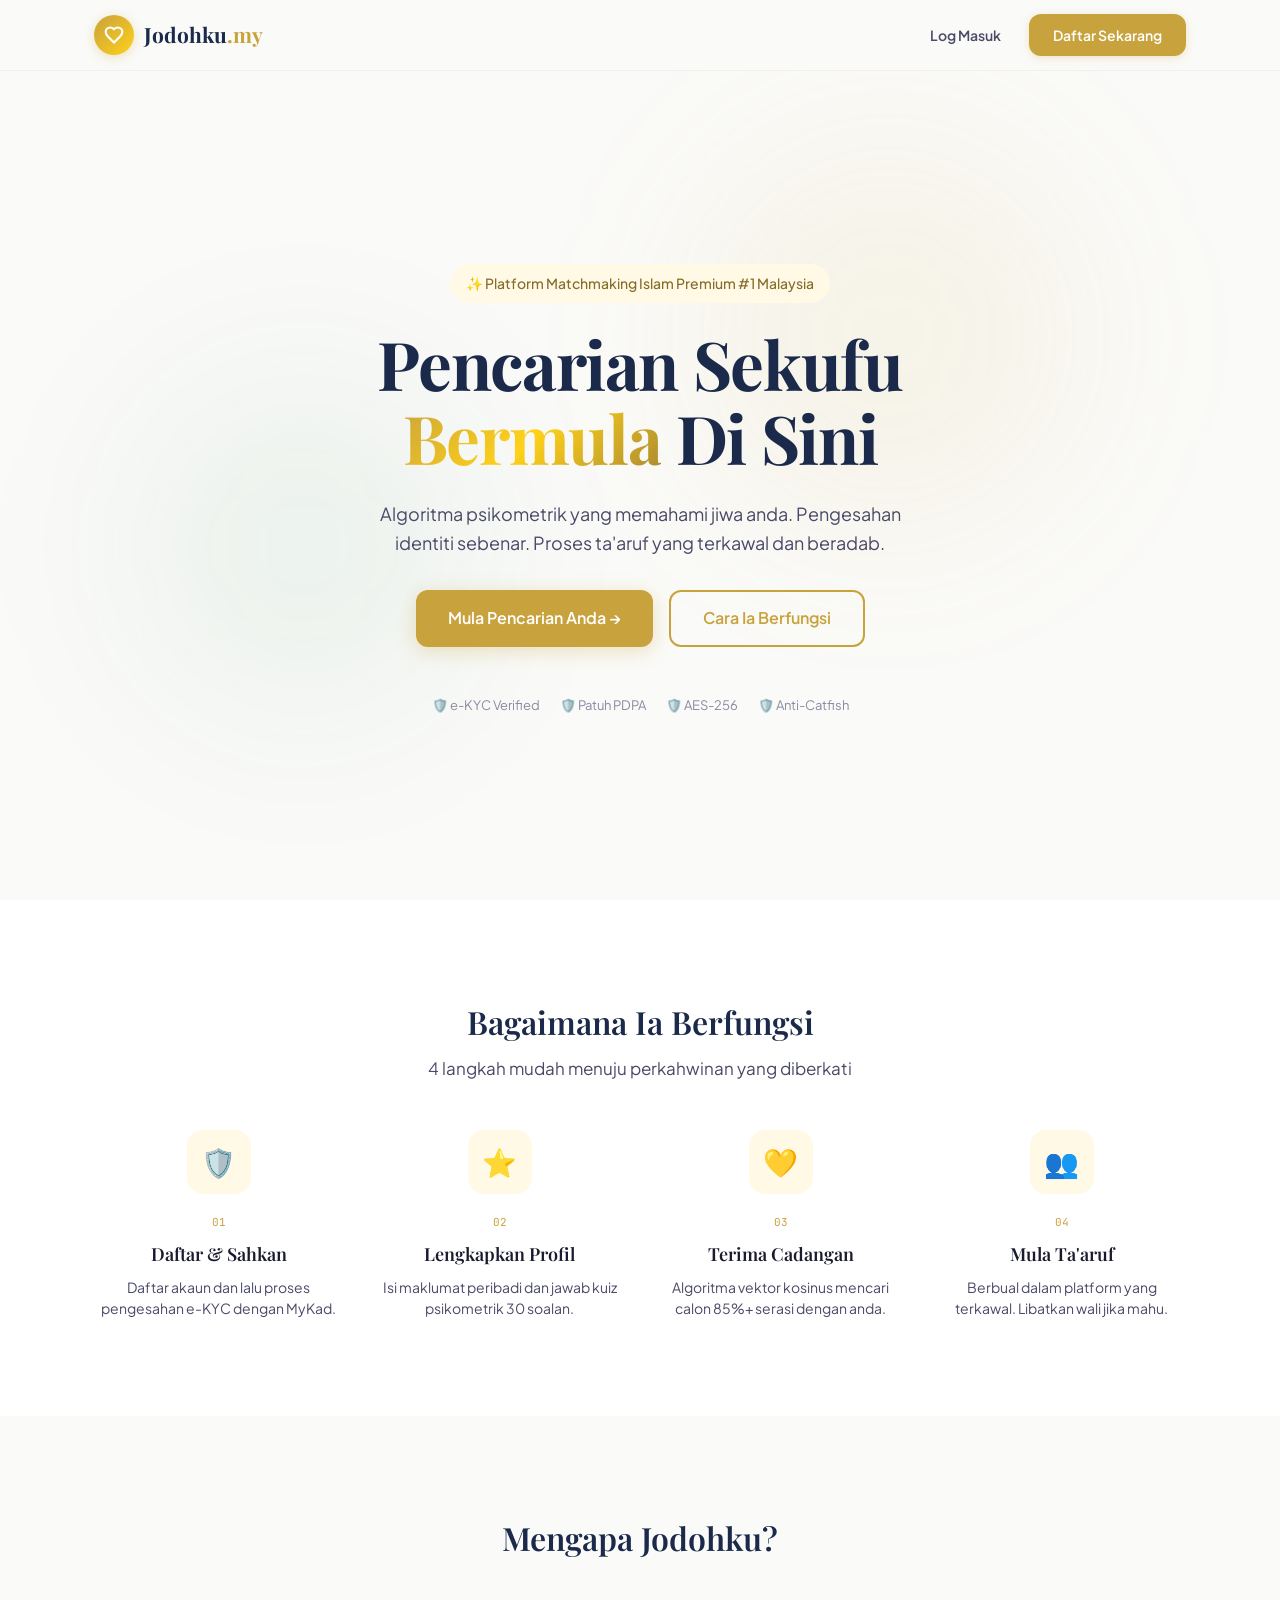
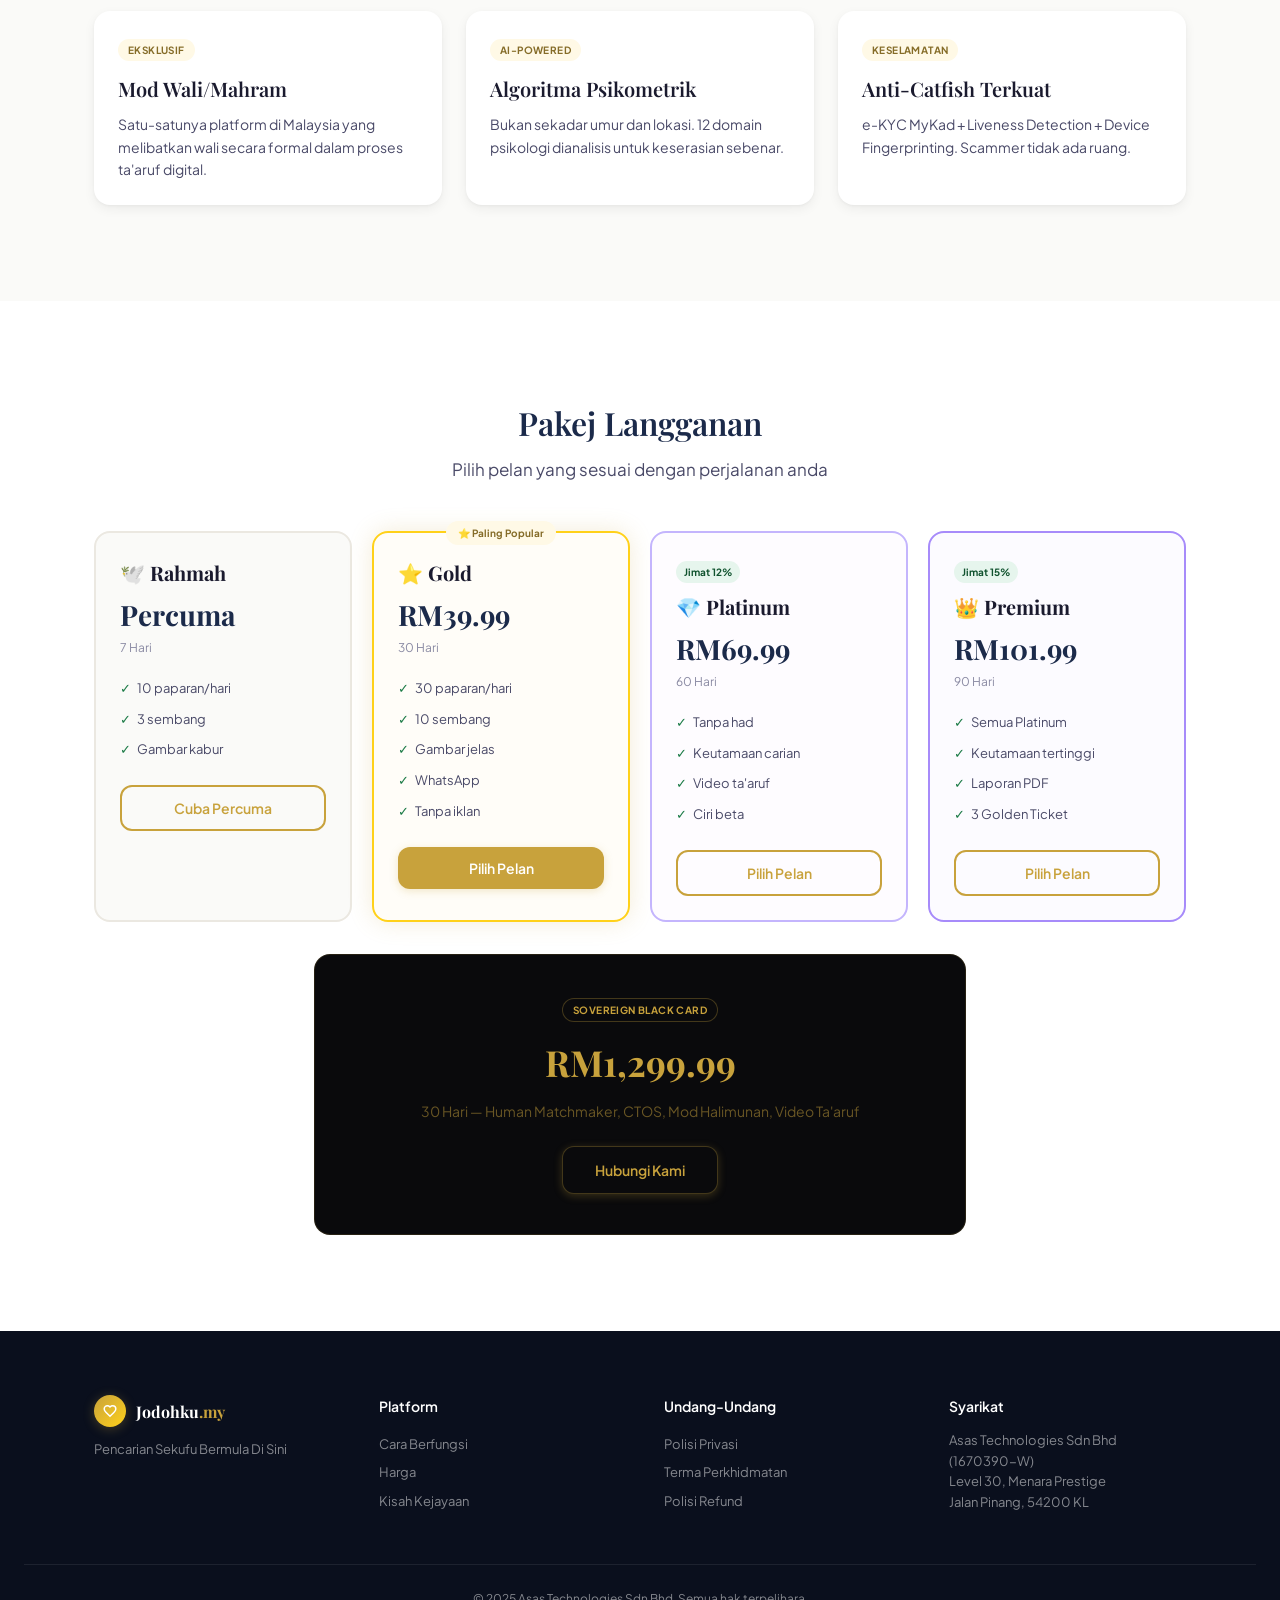
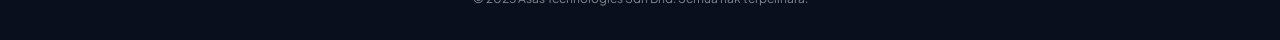
<file: jodohku-connected.html>
<!DOCTYPE html>
<html lang="ms">
<head>
<meta charset="UTF-8">
<meta name="viewport" content="width=device-width, initial-scale=1.0">
<title>Jodohku.my — Pencarian Sekufu Bermula Di Sini</title>
<link rel="preconnect" href="https://fonts.googleapis.com">
<link rel="preconnect" href="https://fonts.gstatic.com" crossorigin>
<link href="https://fonts.googleapis.com/css2?family=Playfair+Display:wght@400;500;600;700&family=Plus+Jakarta+Sans:wght@300;400;500;600;700&family=JetBrains+Mono:wght@400;500;600&display=swap" rel="stylesheet">
<style>
*,*::before,*::after{box-sizing:border-box;margin:0;padding:0}
:root{
--g50:#FFF9E6;--g100:#FFF0B3;--g200:#FFE680;--g400:#FFD11A;--g5:#C8A23C;--g6:#A68732;--g7:#856C28;--g8:#63511E;
--n5:#1B2A4A;--n7:#131D35;--n9:#0A0F1D;
--e4:#26AD62;--e5:#1A7A45;--e7:#10522E;
--s0:#FAFAF8;--s1:#F5F3EF;--s2:#EBE8E1;--s8:#1A1A1F;--s9:#111114;--s95:#0A0A0C;
--ip:#1A1A2E;--is:#4A4A68;--im:#8A8AA3;
--r:16px;--rs:10px;--rb:12px;
--fd:'Playfair Display',Georgia,serif;--fb:'Plus Jakarta Sans',system-ui,sans-serif;--fm:'JetBrains Mono',monospace;
--sh:0 1px 3px rgba(0,0,0,.04),0 4px 12px rgba(0,0,0,.06);
--sh2:0 4px 16px rgba(0,0,0,.08),0 16px 48px rgba(0,0,0,.12);
--ez:cubic-bezier(.16,1,.3,1);
}
html{scroll-behavior:smooth}
body{font-family:var(--fb);color:var(--ip);background:var(--s0);-webkit-font-smoothing:antialiased;line-height:1.6;overflow-x:hidden}
::selection{background:rgba(200,162,60,.2)}
::-webkit-scrollbar{width:6px}::-webkit-scrollbar-thumb{background:rgba(138,138,163,.3);border-radius:3px}
a{text-decoration:none;color:inherit}img{max-width:100%;display:block}
button{cursor:pointer;font-family:var(--fb)}

/* === PAGES === */
.pg{display:none;min-height:100vh;animation:pgIn .35s var(--ez)}
.pg.on{display:block}
@keyframes pgIn{from{opacity:0;transform:translateY(8px)}to{opacity:1;transform:translateY(0)}}

/* === SHARED === */
.container{max-width:1140px;margin:0 auto;padding:0 24px}
.btn{display:inline-flex;align-items:center;justify-content:center;gap:8px;padding:12px 24px;border-radius:var(--rb);font-weight:600;font-size:14px;border:none;transition:all .3s var(--ez);line-height:1.3}
.bp{background:var(--g5);color:#fff;box-shadow:0 2px 8px rgba(200,162,60,.25)}.bp:hover{background:var(--g6);transform:translateY(-2px);box-shadow:0 4px 16px rgba(200,162,60,.35)}
.bs{background:0 0;color:var(--g5);border:2px solid var(--g5)}.bs:hover{background:var(--g5);color:#fff}
.bg{background:0 0;color:var(--is);padding:8px 16px;border:none}.bg:hover{background:var(--s2);color:var(--ip)}
.card{background:#fff;border-radius:var(--r);padding:24px;box-shadow:var(--sh);transition:all .3s var(--ez)}
.card:hover{box-shadow:var(--sh2)}
.inp{width:100%;padding:12px 16px;background:var(--s1);border:1.5px solid transparent;border-radius:var(--rs);font-family:var(--fb);font-size:16px;color:var(--ip);outline:0;transition:all .2s}
.inp::placeholder{color:var(--im)}.inp:focus{background:#fff;border-color:var(--g5);box-shadow:0 0 0 3px rgba(200,162,60,.12)}
.lbl{display:block;font-size:14px;font-weight:500;color:var(--is);margin-bottom:6px}
.progress{height:6px;background:var(--s2);border-radius:3px;overflow:hidden}
.progress-fill{height:100%;border-radius:3px;background:linear-gradient(90deg,var(--g5),var(--g400));transition:width .7s var(--ez)}
.badge{display:inline-flex;align-items:center;gap:4px;padding:3px 10px;border-radius:20px;font-size:10px;font-weight:700;text-transform:uppercase;letter-spacing:.04em}
.b-rah{background:#F3F4F6;color:#6B7280}.b-gld{background:var(--g50);color:var(--g7)}.b-plt{background:#F3E8FF;color:#7C3AED}.b-prm{background:#EDE9FE;color:#6D28D9}.b-sov{background:var(--s95);color:var(--g5);border:1px solid rgba(200,162,60,.3)}.b-ver{background:#E6F5ED;color:var(--e7)}
.dot{width:10px;height:10px;background:var(--e4);border-radius:50%;border:2px solid #fff;display:inline-block}
.tg{background:linear-gradient(135deg,#C8A23C,#FFD11A,#A68732);-webkit-background-clip:text;-webkit-text-fill-color:transparent}
@keyframes fadeUp{from{opacity:0;transform:translateY(24px)}to{opacity:1;transform:translateY(0)}}
.afu{opacity:0;transform:translateY(20px)}
.pg.on .afu{animation:fadeUp .55s var(--ez) both}
.d1{animation-delay:.1s}.d2{animation-delay:.2s}.d3{animation-delay:.3s}.d4{animation-delay:.4s}.d5{animation-delay:.5s}

/* === NAV === */
.topnav{position:fixed;top:0;left:0;right:0;z-index:50;background:rgba(250,250,248,.75);backdrop-filter:blur(20px) saturate(1.5);border-bottom:1px solid rgba(235,232,225,.6)}
.topnav-in{max-width:1140px;margin:0 auto;padding:14px 24px;display:flex;align-items:center;justify-content:space-between}
.logo{display:flex;align-items:center;gap:10px;cursor:pointer}
.logo-ic{width:40px;height:40px;border-radius:50%;background:linear-gradient(135deg,var(--g5),var(--g400));display:flex;align-items:center;justify-content:center;box-shadow:0 2px 12px rgba(200,162,60,.3)}
.logo-tx{font-family:var(--fd);font-weight:700;font-size:21px;color:var(--n5)}.logo-tx b{color:var(--g5)}

/* === HERO === */
.hero{min-height:100vh;display:flex;align-items:center;justify-content:center;padding-top:80px;position:relative;overflow:hidden}
.hero .glow1{position:absolute;top:15%;right:15%;width:400px;height:400px;background:rgba(200,162,60,.08);border-radius:50%;filter:blur(80px)}
.hero .glow2{position:absolute;bottom:20%;left:10%;width:350px;height:350px;background:rgba(26,122,69,.06);border-radius:50%;filter:blur(80px)}
.hero-c{position:relative;z-index:1;max-width:700px;text-align:center;padding:0 24px}
.hero-chip{display:inline-flex;align-items:center;gap:8px;background:var(--g50);color:var(--g7);padding:8px 16px;border-radius:20px;font-size:14px;font-weight:500}
.hero h1{font-family:var(--fd);font-weight:700;font-size:clamp(2.4rem,6vw,4.2rem);line-height:1.1;color:var(--n5);letter-spacing:-.02em}
.hero p{font-size:18px;color:var(--is);line-height:1.65;max-width:550px;margin:0 auto}
.trust{display:flex;flex-wrap:wrap;gap:20px;justify-content:center;color:var(--im);font-size:13px}

/* === SECTION COMMON === */
.sec-t{font-family:var(--fd);font-weight:600;font-size:32px;color:var(--n5)}
.sec-st{font-size:17px;color:var(--is);margin-top:8px}

/* === SIDEBAR === */
.shell{display:flex;min-height:100vh}
.side{width:260px;background:#fff;border-right:1px solid var(--s2);display:flex;flex-direction:column;position:fixed;top:0;bottom:0;z-index:30}
.side-hd{padding:16px 20px;border-bottom:1px solid var(--s2)}
.side-user{padding:12px 20px;border-bottom:1px solid var(--s2)}
.side-av{width:38px;height:38px;border-radius:50%;background:#E8ECF4;display:flex;align-items:center;justify-content:center;font-family:var(--fm);font-size:11px;font-weight:700;color:var(--n5)}
.side-nav{flex:1;padding:8px;overflow-y:auto}
.nav-i{display:flex;align-items:center;gap:10px;padding:10px 12px;border-radius:var(--rb);font-size:14px;font-weight:500;color:var(--is);cursor:pointer;transition:all .2s;margin-bottom:2px}
.nav-i:hover{background:var(--s1);color:var(--ip)}.nav-i.on{background:rgba(200,162,60,.08);color:var(--g7)}
.nav-i .nb{margin-left:auto;background:#EF4444;color:#fff;font-size:9px;font-weight:700;width:18px;height:18px;border-radius:50%;display:flex;align-items:center;justify-content:center}
.side-bt{padding:8px;border-top:1px solid var(--s2)}
.main{flex:1;margin-left:260px}
.topbar{position:sticky;top:0;z-index:20;background:rgba(250,250,248,.8);backdrop-filter:blur(20px);border-bottom:1px solid var(--s2);padding:10px 32px;display:flex;justify-content:flex-end;align-items:center}
.nb-btn{position:relative;width:36px;height:36px;border-radius:var(--rb);border:none;background:0 0;cursor:pointer;display:flex;align-items:center;justify-content:center;font-size:18px}
.nb-btn:hover{background:var(--s1)}
.nb-dot{position:absolute;top:6px;right:6px;width:7px;height:7px;background:#EF4444;border-radius:50%}
.pgc{padding:32px}
.pgc.no-pad{padding:0;overflow:hidden}

/* === PROFILE CARD (GALLERY) === */
.pcard{background:#fff;border-radius:var(--r);overflow:hidden;box-shadow:var(--sh);margin-bottom:24px;transition:all .5s var(--ez)}
.pcard:hover{box-shadow:var(--sh2);transform:translateY(-3px)}
.pcard-ph{position:relative;height:360px;overflow:hidden}
.pcard-ph-inner{width:100%;height:100%;display:flex;align-items:center;justify-content:center;flex-direction:column;gap:8px}
.pcard-ph .wm{position:absolute;inset:0;pointer-events:none;background:repeating-linear-gradient(-45deg,transparent,transparent 120px,rgba(200,162,60,.03) 120px,rgba(200,162,60,.03) 240px)}
.pcard-badges{position:absolute;top:12px;left:12px;display:flex;gap:6px}
.pcard-score{position:absolute;top:12px;right:12px;display:flex;align-items:center;gap:6px;background:rgba(255,255,255,.92);backdrop-filter:blur(8px);border-radius:20px;padding:6px 12px;font-family:var(--fm);font-weight:700;font-size:14px;color:var(--g7)}
.pcard-online{position:absolute;bottom:12px;left:12px;display:flex;align-items:center;gap:6px;background:rgba(255,255,255,.9);backdrop-filter:blur(8px);border-radius:20px;padding:4px 12px;font-size:12px;font-weight:600;color:var(--e7)}
.pcard-info{padding:20px 24px}
.chip{display:inline-flex;align-items:center;gap:4px;font-size:12px;color:var(--is);background:var(--s1);padding:4px 10px;border-radius:20px}
.wtip{background:rgba(255,249,230,.6);border:1px solid rgba(200,162,60,.2);border-radius:var(--rs);padding:12px;margin:12px 0;font-size:13px;color:var(--g7);display:flex;gap:8px;line-height:1.45}
.pcard-acts{display:flex;gap:12px;margin-top:16px}
.pcard-acts .btn{flex:1;padding:12px 0}.pcard-acts .btn.lam{flex:2}

/* === CHAT === */
.chat-wrap{display:flex;height:calc(100vh - 57px);background:#fff;overflow:hidden;border-top:1px solid var(--s2)}
.chat-list{width:340px;border-right:1px solid var(--s2);display:flex;flex-direction:column}
.chat-list-hd{padding:16px 20px;border-bottom:1px solid var(--s2)}
.chat-list-hd h2{font-family:var(--fd);font-weight:600;font-size:20px}
.chat-items{flex:1;overflow-y:auto}
.ch-i{display:flex;align-items:center;gap:12px;padding:14px 20px;cursor:pointer;border-bottom:1px solid var(--s1);transition:background .15s}
.ch-i:hover{background:var(--s0)}.ch-i.on{background:rgba(200,162,60,.06)}
.ch-av{width:48px;height:48px;border-radius:50%;background:#E8ECF4;display:flex;align-items:center;justify-content:center;font-family:var(--fm);font-size:11px;font-weight:700;color:var(--n5);position:relative;flex-shrink:0}
.ch-info{flex:1;min-width:0}
.ch-name{font-family:var(--fm);font-size:13px;font-weight:600}
.ch-last{font-size:13px;color:var(--im);white-space:nowrap;overflow:hidden;text-overflow:ellipsis}
.ch-time{font-size:11px;color:var(--im);flex-shrink:0}
.ch-unread{background:var(--g5);color:#fff;font-size:9px;font-weight:700;width:20px;height:20px;border-radius:50%;display:flex;align-items:center;justify-content:center;flex-shrink:0}
.chat-area{flex:1;display:flex;flex-direction:column}
.chat-hd{padding:12px 20px;border-bottom:1px solid var(--s2);display:flex;align-items:center;gap:12px}
.chat-msgs{flex:1;overflow-y:auto;padding:24px;background:var(--s0)}
.msg{max-width:70%;margin-bottom:12px}
.msg.mine{margin-left:auto}
.msg-b{padding:10px 16px;border-radius:20px;font-size:14px;line-height:1.5}
.msg.mine .msg-b{background:var(--g5);color:#fff;border-bottom-right-radius:4px}
.msg.them .msg-b{background:#fff;color:var(--ip);box-shadow:0 1px 3px rgba(0,0,0,.06);border-bottom-left-radius:4px}
.msg-t{font-size:10px;margin-top:3px}.msg.mine .msg-t{text-align:right;color:rgba(200,162,60,.5)}.msg.them .msg-t{color:var(--im)}
.msg-ice{font-size:10px;font-weight:700;opacity:.6;margin-bottom:3px}
.chat-inp{padding:12px 16px;border-top:1px solid var(--s2);display:flex;align-items:center;gap:12px}
.chat-inp .inp{flex:1;background:var(--s0)}
.send-btn{width:44px;height:44px;border-radius:50%;padding:0;display:flex;align-items:center;justify-content:center}
.chat-notice{text-align:center;font-size:11px;color:var(--im);padding:4px 0 8px}

/* === AUTH === */
.auth{display:flex;min-height:100vh}
.auth-brand{width:45%;background:var(--n9);display:flex;align-items:center;justify-content:center;position:relative;overflow:hidden}
.auth-brand .gl1{position:absolute;top:0;right:0;width:300px;height:300px;background:rgba(200,162,60,.08);border-radius:50%;filter:blur(60px)}
.auth-brand .gl2{position:absolute;bottom:0;left:0;width:250px;height:250px;background:rgba(26,122,69,.06);border-radius:50%;filter:blur(60px)}
.auth-brand-in{position:relative;z-index:1;text-align:center}
.auth-brand-in h1{font-family:var(--fd);font-weight:700;font-size:36px;color:#fff}.auth-brand-in h1 b{color:var(--g5)}
.auth-brand-in p{color:rgba(255,255,255,.45);margin-top:8px}
.auth-form{flex:1;display:flex;align-items:center;justify-content:center;padding:32px}
.auth-form-in{width:100%;max-width:420px}
.steps{display:flex;align-items:center;gap:8px;margin-bottom:32px}
.step-dot{width:32px;height:32px;border-radius:50%;display:flex;align-items:center;justify-content:center;font-size:12px;font-weight:700;transition:all .3s}
.step-dot.on{background:var(--g5);color:#fff}.step-dot.done{background:var(--e4);color:#fff}.step-dot.wait{background:var(--s2);color:var(--im)}
.step-line{width:32px;height:2px;background:var(--s2);transition:background .3s}
.step-line.done{background:var(--e4)}
.auth-step{display:none;animation:fadeUp .35s var(--ez)}.auth-step.on{display:block}

/* === RESPONSIVE === */
@media(max-width:900px){
.auth-brand{display:none}
.side{display:none}.main{margin-left:0}
.chat-list{width:100%}
}
@media(max-width:600px){
.hero h1{font-size:2.2rem}
.pcard-ph{height:260px}
}
</style>
</head>
<body>

<!-- ======================= LANDING ======================= -->
<div id="pg-landing" class="pg on">
<nav class="topnav"><div class="topnav-in">
<div class="logo" onclick="go('landing')"><div class="logo-ic"><svg width="20" height="20" viewBox="0 0 24 24" fill="none" stroke="#fff" stroke-width="2.5"><path d="M19 14c1.49-1.46 3-3.21 3-5.5A5.5 5.5 0 0 0 16.5 3c-1.76 0-3 .5-4.5 2-1.5-1.5-2.74-2-4.5-2A5.5 5.5 0 0 0 2 8.5c0 2.3 1.5 4.05 3 5.5l7 7Z"/></svg></div><div class="logo-tx">Jodohku<b>.my</b></div></div>
<div style="display:flex;align-items:center;gap:12px"><button class="btn bg" onclick="go('login')">Log Masuk</button><button class="btn bp" onclick="go('register')">Daftar Sekarang</button></div>
</div></nav>

<section class="hero"><div class="glow1"></div><div class="glow2"></div>
<div class="hero-c">
<div class="afu" style="margin-bottom:24px"><div class="hero-chip">✨ Platform Matchmaking Islam Premium #1 Malaysia</div></div>
<h1 class="afu d1" style="margin-bottom:24px">Pencarian Sekufu <span class="tg">Bermula</span> Di Sini</h1>
<p class="afu d2" style="margin-bottom:32px">Algoritma psikometrik yang memahami jiwa anda. Pengesahan identiti sebenar. Proses ta'aruf yang terkawal dan beradab.</p>
<div class="afu d3" style="display:flex;gap:16px;justify-content:center;flex-wrap:wrap;margin-bottom:48px">
<button class="btn bp" style="padding:16px 32px;font-size:16px;box-shadow:0 4px 20px rgba(200,162,60,.3)" onclick="go('register')">Mula Pencarian Anda →</button>
<a href="#how" class="btn bs" style="padding:16px 32px;font-size:16px">Cara Ia Berfungsi</a>
</div>
<div class="trust afu d4">
<span>🛡️ e-KYC Verified</span><span>🛡️ Patuh PDPA</span><span>🛡️ AES-256</span><span>🛡️ Anti-Catfish</span>
</div>
</div></section>

<section id="how" style="padding:96px 24px;background:#fff">
<div class="container" style="text-align:center;margin-bottom:48px"><h2 class="sec-t">Bagaimana Ia Berfungsi</h2><p class="sec-st">4 langkah mudah menuju perkahwinan yang diberkati</p></div>
<div class="container" style="display:grid;grid-template-columns:repeat(4,1fr);gap:32px">
<div style="text-align:center"><div style="width:64px;height:64px;border-radius:16px;background:var(--g50);display:flex;align-items:center;justify-content:center;margin:0 auto 20px;font-size:28px">🛡️</div><div style="font-family:var(--fm);font-size:11px;color:var(--g5);margin-bottom:8px">01</div><h3 style="font-family:var(--fd);font-weight:600;font-size:18px;margin-bottom:8px">Daftar &amp; Sahkan</h3><p style="font-size:14px;color:var(--is);line-height:1.55">Daftar akaun dan lalu proses pengesahan e-KYC dengan MyKad.</p></div>
<div style="text-align:center"><div style="width:64px;height:64px;border-radius:16px;background:var(--g50);display:flex;align-items:center;justify-content:center;margin:0 auto 20px;font-size:28px">⭐</div><div style="font-family:var(--fm);font-size:11px;color:var(--g5);margin-bottom:8px">02</div><h3 style="font-family:var(--fd);font-weight:600;font-size:18px;margin-bottom:8px">Lengkapkan Profil</h3><p style="font-size:14px;color:var(--is);line-height:1.55">Isi maklumat peribadi dan jawab kuiz psikometrik 30 soalan.</p></div>
<div style="text-align:center"><div style="width:64px;height:64px;border-radius:16px;background:var(--g50);display:flex;align-items:center;justify-content:center;margin:0 auto 20px;font-size:28px">💛</div><div style="font-family:var(--fm);font-size:11px;color:var(--g5);margin-bottom:8px">03</div><h3 style="font-family:var(--fd);font-weight:600;font-size:18px;margin-bottom:8px">Terima Cadangan</h3><p style="font-size:14px;color:var(--is);line-height:1.55">Algoritma vektor kosinus mencari calon 85%+ serasi dengan anda.</p></div>
<div style="text-align:center"><div style="width:64px;height:64px;border-radius:16px;background:var(--g50);display:flex;align-items:center;justify-content:center;margin:0 auto 20px;font-size:28px">👥</div><div style="font-family:var(--fm);font-size:11px;color:var(--g5);margin-bottom:8px">04</div><h3 style="font-family:var(--fd);font-weight:600;font-size:18px;margin-bottom:8px">Mula Ta'aruf</h3><p style="font-size:14px;color:var(--is);line-height:1.55">Berbual dalam platform yang terkawal. Libatkan wali jika mahu.</p></div>
</div></section>

<section style="padding:96px 24px">
<div class="container" style="text-align:center;margin-bottom:48px"><h2 class="sec-t">Mengapa Jodohku?</h2></div>
<div class="container" style="display:grid;grid-template-columns:repeat(3,1fr);gap:24px">
<div class="card"><div class="badge b-gld" style="margin-bottom:12px">Eksklusif</div><h3 style="font-family:var(--fd);font-weight:600;font-size:20px;margin-bottom:8px">Mod Wali/Mahram</h3><p style="font-size:14px;color:var(--is);line-height:1.6">Satu-satunya platform di Malaysia yang melibatkan wali secara formal dalam proses ta'aruf digital.</p></div>
<div class="card"><div class="badge b-gld" style="margin-bottom:12px">AI-Powered</div><h3 style="font-family:var(--fd);font-weight:600;font-size:20px;margin-bottom:8px">Algoritma Psikometrik</h3><p style="font-size:14px;color:var(--is);line-height:1.6">Bukan sekadar umur dan lokasi. 12 domain psikologi dianalisis untuk keserasian sebenar.</p></div>
<div class="card"><div class="badge b-gld" style="margin-bottom:12px">Keselamatan</div><h3 style="font-family:var(--fd);font-weight:600;font-size:20px;margin-bottom:8px">Anti-Catfish Terkuat</h3><p style="font-size:14px;color:var(--is);line-height:1.6">e-KYC MyKad + Liveness Detection + Device Fingerprinting. Scammer tidak ada ruang.</p></div>
</div></section>

<section style="padding:96px 24px;background:#fff">
<div class="container" style="text-align:center;margin-bottom:48px"><h2 class="sec-t">Pakej Langganan</h2><p class="sec-st">Pilih pelan yang sesuai dengan perjalanan anda</p></div>
<div class="container" style="display:grid;grid-template-columns:repeat(4,1fr);gap:20px" id="tier-grid"></div>
<div class="container" style="max-width:700px;margin-top:32px">
<div style="background:var(--s95);border-radius:var(--r);padding:40px;text-align:center;border:1px solid rgba(200,162,60,.15)">
<div class="badge b-sov">Sovereign Black Card</div>
<div style="font-family:var(--fd);font-weight:700;font-size:36px;color:var(--g5);margin-top:12px">RM1,299.99</div>
<p style="color:rgba(200,162,60,.5);font-size:14px;margin:8px 0 24px">30 Hari — Human Matchmaker, CTOS, Mod Halimunan, Video Ta'aruf</p>
<button class="btn bp" style="background:var(--s95);color:var(--g5);border:1px solid rgba(200,162,60,.3);padding:14px 32px" onclick="go('register')">Hubungi Kami</button>
</div></div>
</section>

<footer style="background:var(--n9);color:rgba(255,255,255,.5);padding:64px 24px 32px">
<div class="container" style="display:grid;grid-template-columns:repeat(4,1fr);gap:48px;margin-bottom:48px">
<div><div class="logo" style="margin-bottom:12px"><div class="logo-ic" style="width:32px;height:32px"><svg width="14" height="14" viewBox="0 0 24 24" fill="none" stroke="#fff" stroke-width="2.5"><path d="M19 14c1.49-1.46 3-3.21 3-5.5A5.5 5.5 0 0 0 16.5 3c-1.76 0-3 .5-4.5 2-1.5-1.5-2.74-2-4.5-2A5.5 5.5 0 0 0 2 8.5c0 2.3 1.5 4.05 3 5.5l7 7Z"/></svg></div><div class="logo-tx" style="color:#fff;font-size:16px">Jodohku<b>.my</b></div></div><p style="font-size:13px">Pencarian Sekufu Bermula Di Sini</p></div>
<div><h4 style="color:#fff;font-size:14px;font-weight:600;margin-bottom:12px">Platform</h4><p style="font-size:13px;line-height:2.2"><a href="#how" style="color:rgba(255,255,255,.5)">Cara Berfungsi</a><br>Harga<br><span style="cursor:pointer" onclick="go('success')">Kisah Kejayaan</span></p></div>
<div><h4 style="color:#fff;font-size:14px;font-weight:600;margin-bottom:12px">Undang-Undang</h4><p style="font-size:13px;line-height:2.2">Polisi Privasi<br>Terma Perkhidmatan<br>Polisi Refund</p></div>
<div><h4 style="color:#fff;font-size:14px;font-weight:600;margin-bottom:12px">Syarikat</h4><p style="font-size:13px;line-height:1.6">Asas Technologies Sdn Bhd<br>(1670390-W)<br>Level 30, Menara Prestige<br>Jalan Pinang, 54200 KL</p></div>
</div>
<div style="border-top:1px solid rgba(255,255,255,.08);padding-top:24px;text-align:center;font-size:12px">© 2025 Asas Technologies Sdn Bhd. Semua hak terpelihara.</div>
</footer>
</div>

<!-- ======================= LOGIN ======================= -->
<div id="pg-login" class="pg">
<div class="auth">
<div class="auth-brand"><div class="gl1"></div><div class="gl2"></div><div class="auth-brand-in">
<div class="logo-ic" style="width:72px;height:72px;margin:0 auto 24px"><svg width="32" height="32" viewBox="0 0 24 24" fill="none" stroke="#fff" stroke-width="2"><path d="M19 14c1.49-1.46 3-3.21 3-5.5A5.5 5.5 0 0 0 16.5 3c-1.76 0-3 .5-4.5 2-1.5-1.5-2.74-2-4.5-2A5.5 5.5 0 0 0 2 8.5c0 2.3 1.5 4.05 3 5.5l7 7Z"/></svg></div>
<h1>Jodohku<b>.my</b></h1><p>Pencarian Sekufu Bermula Di Sini</p>
</div></div>
<div class="auth-form"><div class="auth-form-in">
<div style="text-align:center;margin-bottom:40px">
<div style="display:inline-flex;align-items:center;gap:10px;margin-bottom:20px"><div class="logo-ic" style="width:48px;height:48px"><svg width="22" height="22" viewBox="0 0 24 24" fill="none" stroke="#fff" stroke-width="2"><path d="M19 14c1.49-1.46 3-3.21 3-5.5A5.5 5.5 0 0 0 16.5 3c-1.76 0-3 .5-4.5 2-1.5-1.5-2.74-2-4.5-2A5.5 5.5 0 0 0 2 8.5c0 2.3 1.5 4.05 3 5.5l7 7Z"/></svg></div><span style="font-family:var(--fd);font-weight:700;font-size:24px;color:var(--n5)">Jodohku<span style="color:var(--g5)">.my</span></span></div>
<h2 style="font-family:var(--fd);font-weight:600;font-size:22px">Selamat Kembali</h2>
<p style="color:var(--is);font-size:14px;margin-top:4px">Log masuk ke akaun anda</p>
</div>
<div class="card">
<div style="margin-bottom:16px"><label class="lbl">Alamat Emel</label><input class="inp" placeholder="anda@contoh.com"></div>
<div style="margin-bottom:20px"><div style="display:flex;justify-content:space-between;margin-bottom:6px"><label class="lbl" style="margin:0">Kata Laluan</label><span style="font-size:12px;color:var(--g5);cursor:pointer">Lupa kata laluan?</span></div><input type="password" class="inp" placeholder="Kata laluan anda"></div>
<button class="btn bp" style="width:100%;padding:14px 0" onclick="go('gallery')">Log Masuk →</button>
</div>
<p style="text-align:center;color:var(--im);font-size:14px;margin-top:20px">Belum ada akaun? <span style="color:var(--g5);font-weight:600;cursor:pointer" onclick="go('register')">Daftar Sekarang</span></p>
</div></div>
</div></div>

<!-- ======================= REGISTER ======================= -->
<div id="pg-register" class="pg">
<div class="auth">
<div class="auth-brand"><div class="gl1"></div><div class="gl2"></div><div class="auth-brand-in">
<div class="logo-ic" style="width:72px;height:72px;margin:0 auto 24px"><svg width="32" height="32" viewBox="0 0 24 24" fill="none" stroke="#fff" stroke-width="2"><path d="M19 14c1.49-1.46 3-3.21 3-5.5A5.5 5.5 0 0 0 16.5 3c-1.76 0-3 .5-4.5 2-1.5-1.5-2.74-2-4.5-2A5.5 5.5 0 0 0 2 8.5c0 2.3 1.5 4.05 3 5.5l7 7Z"/></svg></div>
<h1>Jodohku<b>.my</b></h1><p>Pencarian Sekufu Bermula Di Sini</p>
<div style="display:flex;justify-content:center;gap:24px;margin-top:32px;color:rgba(255,255,255,.3);font-size:13px"><span>🛡️ e-KYC</span><span>🛡️ PDPA</span><span>🛡️ AES-256</span></div>
</div></div>
<div class="auth-form"><div class="auth-form-in">
<div class="steps" id="reg-steps"></div>
<div id="reg-s1" class="auth-step on">
<h2 style="font-family:var(--fd);font-weight:700;font-size:28px;margin-bottom:8px">Daftar Akaun</h2>
<p style="color:var(--is);margin-bottom:28px">Langkah pertama menuju jodoh yang sekufu.</p>
<div style="margin-bottom:16px"><label class="lbl">Alamat Emel</label><input class="inp" placeholder="anda@contoh.com"></div>
<div style="margin-bottom:16px"><label class="lbl">Kata Laluan</label><input type="password" class="inp" placeholder="Minimum 8 aksara"></div>
<div style="margin-bottom:20px"><label class="lbl">Sahkan Kata Laluan</label><input type="password" class="inp" placeholder="Ulang kata laluan"></div>
<button class="btn bp" style="width:100%;padding:14px 0" onclick="regStep(2)">Teruskan →</button>
<p style="text-align:center;color:var(--im);font-size:14px;margin-top:20px">Sudah ada akaun? <span style="color:var(--g5);font-weight:600;cursor:pointer" onclick="go('login')">Log Masuk</span></p>
</div>
<div id="reg-s2" class="auth-step">
<button class="btn bg" style="margin-bottom:16px;margin-left:-8px" onclick="regStep(1)">← Kembali</button>
<h2 style="font-family:var(--fd);font-weight:700;font-size:28px;margin-bottom:8px">Pengesahan OTP</h2>
<p style="color:var(--is);margin-bottom:28px">Kod 6 digit telah dihantar ke <b>anda@contoh.com</b>. Sah 10 minit.</p>
<div style="margin-bottom:20px"><label class="lbl">Kod OTP</label><input class="inp" placeholder="000000" maxlength="6" style="text-align:center;font-family:var(--fm);font-size:28px;letter-spacing:.5em"></div>
<button class="btn bp" style="width:100%;padding:14px 0" onclick="regStep(3)">Sahkan OTP</button>
<p style="text-align:center;color:var(--im);font-size:14px;margin-top:16px">Tidak terima? <span style="color:var(--g5);font-weight:600;cursor:pointer">Hantar Semula</span></p>
</div>
<div id="reg-s3" class="auth-step">
<h2 style="font-family:var(--fd);font-weight:700;font-size:28px;margin-bottom:8px">Pengesahan Identiti</h2>
<p style="color:var(--is);margin-bottom:20px">Untuk keselamatan semua pengguna.</p>
<div class="card" style="background:rgba(255,249,230,.5);border:1px solid rgba(200,162,60,.2);margin-bottom:24px">
<div style="display:flex;gap:16px"><div style="font-size:28px;flex-shrink:0">🛡️</div><div><div style="font-weight:600;margin-bottom:8px">Apa yang diperlukan?</div><p style="font-size:14px;color:var(--is);line-height:1.6">• Gambar hadapan MyKad<br>• Swafoto masa nyata (Live Selfie)<br>• Proses ~2 minit</p></div></div>
</div>
<button class="btn bp" style="width:100%;padding:14px 0" onclick="go('gallery')">Mulakan e-KYC →</button>
<p style="text-align:center;font-size:12px;color:var(--im);margin-top:12px">Data dienkripsi AES-256 dan tidak dikongsi pihak ketiga.</p>
</div>
</div></div>
</div></div>

<!-- ======================= GALLERY ======================= -->
<div id="pg-gallery" class="pg"><div class="shell" id="shell-gallery"></div></div>

<!-- ======================= CHAT ======================= -->
<div id="pg-chat" class="pg"><div class="shell" id="shell-chat"></div></div>

<!-- ======================= PROFILE ======================= -->
<div id="pg-profile" class="pg"><div class="shell" id="shell-profile"></div></div>

<!-- ======================= PAYMENT ======================= -->
<div id="pg-payment" class="pg"><div class="shell" id="shell-payment"></div></div>

<!-- ======================= NOTIFICATIONS ======================= -->
<div id="pg-notif" class="pg"><div class="shell" id="shell-notif"></div></div>

<!-- ======================= SETTINGS ======================= -->
<div id="pg-settings" class="pg"><div class="shell" id="shell-settings"></div></div>

<!-- ======================= SUCCESS WALL ======================= -->
<div id="pg-success" class="pg"><div class="shell" id="shell-success"></div></div>

<script>
// ═══════════════ STATE ═══════════════
let currentPage='landing',regStepN=1,activeChatIdx=0,unreadN=2;
const favs=new Set();
const msgs=[
{mine:true,text:'Assalamualaikum! Saya perasan kita serasi dari segi komunikasi. Apa pendapat anda? 😊',time:'2:15 PM',ice:true},
{mine:false,text:'Waalaikumsalam! Ya betul, saya pun perasan. Score 94% tu sangat menarik. Apa yang buat anda tertarik dengan Jodohku?',time:'2:20 PM'},
{mine:true,text:'Saya suka konsep ta\'aruf yang terkawal. Dan pengesahan e-KYC memberikan keyakinan bahawa profil di sini adalah tulen.',time:'2:25 PM'},
{mine:false,text:'Terima kasih! Saya pun suka mendaki 😊 Dah pernah daki Gunung Kinabalu?',time:'2:30 PM'},
];
const profiles=[
{id:'1',code:'AH72R',name:'Nurul',age:28,state:'Selangor',edu:'Ijazah',job:'Jurutera',status:'Bujang',tier:'gold',t20:true,score:94,online:true,bio:'Seorang yang mencintai ilmu dan sentiasa berusaha untuk menjadi lebih baik setiap hari.',tip:'Anda berdua suka mendaki — cadangkan ini sebagai topik pertama!',hue:220},
{id:'2',code:'FS63M',name:'Aisyah',age:26,state:'WP KL',edu:'Master',job:'Doktor',status:'Bujang',tier:'platinum',t20:false,score:91,online:false,bio:'Alhamdulillah, diberi rezeki untuk berkhidmat kepada masyarakat.',tip:'Anda berdua mementingkan perancangan masa depan — topik yang bagus!',hue:250},
{id:'3',code:'NR19K',name:'Fatimah',age:30,state:'Johor',edu:'PhD',job:'Pensyarah',status:'Bujang',tier:'premium',t20:true,score:88,online:true,bio:'Sedang menyelesaikan PhD dalam bidang bioteknologi. Percaya bahawa ilmu dan agama berjalan seiring.',tip:'Anda berdua suka membaca — mulakan dengan bertanya buku kegemaran!',hue:180},
{id:'4',code:'ZK55P',name:'Sarah',age:25,state:'P. Pinang',edu:'Ijazah',job:'Akauntan',status:'Bujang',tier:'gold',t20:false,score:86,online:false,bio:'Orang Pulau Pinang yang suka makanan sedap dan perjalanan.',tip:'Anda berdua minat melancong — tanya destinasi impian!',hue:280},
];
const convos=[
{partner:profiles[0],lastMsg:'Terima kasih! Saya pun suka mendaki 😊',time:'2:30 PM',unread:2},
{partner:profiles[1],lastMsg:'InsyaAllah, kita boleh berbincang lagi.',time:'11:45 AM',unread:0},
{partner:profiles[2],lastMsg:'Saya sedang menyelesaikan PhD saya.',time:'Semalam',unread:0},
];
const notifs=[
{type:'💛',title:'Padanan Baharu!',body:'AH72R mempunyai 94% keserasian',time:'2 jam lalu',read:false},
{type:'💬',title:'Mesej Baharu',body:'FS63M menghantar mesej',time:'5 jam lalu',read:false},
{type:'👁️',title:'Profil Dilihat',body:'3 orang melihat profil anda hari ini',time:'8 jam lalu',read:true},
{type:'🛡️',title:'Lencana Baharu!',body:'Anda memperoleh lencana Komunikator Aktif',time:'Semalam',read:true},
{type:'💳',title:'Langganan',body:'Langganan Gold tamat dalam 5 hari',time:'2 hari lalu',read:true},
];

// ═══════════════ NAVIGATION ═══════════════
function go(pg){
document.querySelectorAll('.pg').forEach(p=>p.classList.remove('on'));
currentPage=pg;
const el=document.getElementById('pg-'+pg);
if(el){el.classList.add('on');try{window.scrollTo({top:0,behavior:'smooth'})}catch(e){window.scrollTo(0,0)}}
// Build app pages on demand
if(['gallery','chat','profile','payment','notif','settings','success'].includes(pg))buildAppPage(pg);
}

// ═══════════════ REGISTER STEPS ═══════════════
function regStep(n){
regStepN=n;
for(let i=1;i<=3;i++){
const s=document.getElementById('reg-s'+i);
if(s)s.classList.toggle('on',i===n);
}
renderRegSteps();
}
function renderRegSteps(){
const c=document.getElementById('reg-steps');
if(!c)return;
let h='';
for(let i=1;i<=3;i++){
const cls=i<regStepN?'done':i===regStepN?'on':'wait';
h+=`<div class="step-dot ${cls}">${i<regStepN?'✓':i}</div>`;
if(i<3)h+=`<div class="step-line${i<regStepN?' done':''}"></div>`;
}
c.innerHTML=h;
}

// ═══════════════ SIDEBAR BUILDER ═══════════════
function sidebar(active){
const items=[
{id:'gallery',icon:'📋',label:'Bilik Pameran'},
{id:'chat',icon:'💬',label:'Sembang',badge:unreadN},
{id:'profile',icon:'👤',label:'Profil Saya'},
{id:'payment',icon:'💳',label:'Langganan'},
{id:'success',icon:'🏆',label:'Kisah Kejayaan'},
{id:'notif',icon:'🔔',label:'Notifikasi',badge:notifs.filter(n=>!n.read).length},
{id:'settings',icon:'⚙️',label:'Tetapan'},
];
return `<div class="side">
<div class="side-hd"><div class="logo" onclick="go('landing')"><div class="logo-ic" style="width:34px;height:34px"><svg width="16" height="16" viewBox="0 0 24 24" fill="none" stroke="#fff" stroke-width="2.5"><path d="M19 14c1.49-1.46 3-3.21 3-5.5A5.5 5.5 0 0 0 16.5 3c-1.76 0-3 .5-4.5 2-1.5-1.5-2.74-2-4.5-2A5.5 5.5 0 0 0 2 8.5c0 2.3 1.5 4.05 3 5.5l7 7Z"/></svg></div><div class="logo-tx" style="font-size:17px">Jodohku<b>.my</b></div></div></div>
<div class="side-user"><div style="display:flex;align-items:center;gap:10px"><div class="side-av">MF</div><div><div style="font-family:var(--fm);font-size:13px;font-weight:600">MF41K</div><div class="badge b-gld" style="font-size:8px;padding:2px 8px;margin-top:3px">GOLD</div></div></div>
<div style="margin-top:10px"><div style="display:flex;justify-content:space-between;font-size:11px;color:var(--im)"><span>Profil</span><span>72%</span></div><div class="progress" style="margin-top:4px"><div class="progress-fill" style="width:72%"></div></div></div></div>
<nav class="side-nav">${items.map(i=>`<div class="nav-i${active===i.id?' on':''}" onclick="go('${i.id}')">${i.icon} <span style="flex:1">${i.label}</span>${i.badge?`<span class="nb">${i.badge}</span>`:''}</div>`).join('')}</nav>
<div class="side-bt"><div class="nav-i" style="color:#EF4444" onclick="go('landing')">🚪 Log Keluar</div></div>
</div>
<div class="main"><div class="topbar"><div class="nb-btn" onclick="go('notif')">🔔${notifs.filter(n=>!n.read).length?'<span class="nb-dot"></span>':''}</div></div><div class="pgc${active==='chat'?' no-pad':''}">`;
}
const sideEnd=`</div></div>`;

// ═══════════════ BUILD APP PAGES ═══════════════
function buildAppPage(pg){
const shell=document.getElementById('shell-'+pg);
if(!shell)return;
let h=sidebar(pg);

if(pg==='gallery'){
h+=`<div style="max-width:680px;margin:0 auto">
<div style="display:flex;justify-content:space-between;align-items:center;margin-bottom:24px">
<div><h1 style="font-family:var(--fd);font-weight:700;font-size:28px">Bilik Pameran</h1><p style="color:var(--is);font-size:14px;margin-top:4px">Calon sekufu ≥85% keserasian</p></div>
<button class="btn bg" style="border:1px solid var(--s2)">🔍 Tapis</button></div>`;
profiles.forEach((p,i)=>{
const isFav=favs.has(p.id);
h+=`<div class="pcard afu d${i+1}">
<div class="pcard-ph" style="background:linear-gradient(135deg,hsl(${p.hue},35%,20%),hsl(${p.hue+40},25%,13%))">
<div class="pcard-ph-inner"><div style="width:80px;height:80px;border-radius:50%;background:rgba(255,255,255,.1);display:flex;align-items:center;justify-content:center;font-size:36px;backdrop-filter:blur(4px)">👤</div><span style="color:rgba(255,255,255,.5);font-family:var(--fm);font-size:12px">Demo</span></div>
<div class="wm"></div>
<div class="pcard-badges"><span class="badge b-${p.tier==='gold'?'gld':p.tier==='platinum'?'plt':p.tier==='premium'?'prm':'rah'}">${p.tier.toUpperCase()}</span>${p.t20?'<span class="badge b-ver">🛡️ T20</span>':''}</div>
<div class="pcard-score">💛 <b>${p.score}%</b></div>
${p.online?'<div class="pcard-online"><span class="dot"></span> Dalam Talian</div>':''}
</div>
<div class="pcard-info">
<div style="display:flex;justify-content:space-between;align-items:center">
<div><div style="font-family:var(--fm);font-weight:700;font-size:20px;color:var(--n5)">${p.code}</div><div style="color:var(--is);font-size:14px">${p.name}</div></div>
<div style="font-family:var(--fd);font-weight:600;font-size:28px;color:var(--im)">${p.age}</div></div>
<div style="display:flex;flex-wrap:wrap;gap:8px;margin:12px 0">
<span class="chip">📍 ${p.state}</span><span class="chip">🎓 ${p.edu}</span><span class="chip">💼 ${p.job}</span><span class="chip">💍 ${p.status}</span></div>
<p style="font-size:14px;color:var(--is);line-height:1.55">${p.bio}</p>
<div class="wtip">✨ ${p.tip}</div>
<div class="pcard-acts">
<button class="btn bg" style="border:1px solid var(--s2);font-size:18px" title="Abaikan">✕</button>
<button class="btn bg" style="border:1px solid var(--s2);color:${isFav?'var(--g5)':'var(--im)'}" onclick="toggleFav('${p.id}')" id="fav-${p.id}" title="Simpan">🔖</button>
<button class="btn bp lam" onclick="activeChatIdx=0;go('chat')">💬 Lamar</button>
</div></div></div>`;
});
h+=`<button class="btn bs" style="width:100%;padding:14px 0">Lihat Lebih ↓</button></div>`;
}

else if(pg==='chat'){
h+=`<div class="chat-wrap"><div class="chat-list"><div class="chat-list-hd"><h2>Sembang</h2></div><div class="chat-items">`;
convos.forEach((c,i)=>{
h+=`<div class="ch-i${i===activeChatIdx?' on':''}" onclick="activeChatIdx=${i};go('chat')">
<div class="ch-av">${c.partner.code.slice(0,2)}${c.partner.online?'<span class="dot" style="position:absolute;bottom:0;right:0"></span>':''}</div>
<div class="ch-info"><div class="ch-name">${c.partner.code}</div><div class="ch-last">${c.lastMsg}</div></div>
<div style="display:flex;flex-direction:column;align-items:flex-end;gap:6px"><span class="ch-time">${c.time}</span>${c.unread?`<span class="ch-unread">${c.unread}</span>`:''}</div></div>`;
});
h+=`</div></div><div class="chat-area">
<div class="chat-hd"><div class="ch-av" style="width:40px;height:40px;font-size:10px">${convos[activeChatIdx].partner.code.slice(0,2)}${convos[activeChatIdx].partner.online?'<span class="dot" style="position:absolute;bottom:-1px;right:-1px"></span>':''}</div>
<div style="flex:1"><div style="font-family:var(--fm);font-size:14px;font-weight:600">${convos[activeChatIdx].partner.code}</div><div style="font-size:12px;color:${convos[activeChatIdx].partner.online?'var(--e5)':'var(--im)'}">${convos[activeChatIdx].partner.online?'Dalam Talian':'Luar Talian'}</div></div>
<span class="badge b-gld">✨ ${convos[activeChatIdx].partner.score}%</span></div>
<div class="chat-msgs" id="chat-msgs">`;
msgs.forEach(m=>{
h+=`<div class="msg ${m.mine?'mine':'them'}">
${m.ice?'<div class="msg-ice">❄️ Ice Breaker</div>':''}
<div class="msg-b">${m.text}</div>
<div class="msg-t">${m.time}${m.mine?' ✓✓':''}</div></div>`;
});
h+=`</div>
<div class="chat-inp"><input class="inp" id="msg-inp" placeholder="Taip mesej..." onkeydown="if(event.key==='Enter')sendMsg()"><button class="btn bp send-btn" onclick="sendMsg()">➤</button></div>
<div class="chat-notice">Hanya teks dan emoji. Pautan dan nombor telefon disekat.</div>
</div></div>`;
}

else if(pg==='profile'){
h+=`<div style="max-width:640px;margin:0 auto">
<div style="background:#fff;border-radius:var(--r);overflow:hidden;box-shadow:var(--sh)">
<div style="height:160px;background:linear-gradient(135deg,var(--n5),var(--n9));position:relative">
<div style="position:absolute;bottom:-40px;left:24px"><div style="width:88px;height:88px;border-radius:50%;border:4px solid #fff;background:#E8ECF4;display:flex;align-items:center;justify-content:center;box-shadow:var(--sh2);font-size:32px">👤</div></div></div>
<div style="padding:52px 24px 24px">
<div style="display:flex;align-items:center;gap:10px;margin-bottom:4px"><span style="font-family:var(--fm);font-weight:700;font-size:24px;color:var(--n5)">MF41K</span><span class="badge b-gld">GOLD</span></div>
<div style="display:flex;flex-wrap:wrap;gap:8px;margin-top:12px">${['📍 Selangor','🎓 Ijazah','💼 Usahawan','💍 Bujang','📅 32 tahun'].map(c=>`<span class="chip">${c}</span>`).join('')}</div>
<p style="font-size:14px;color:var(--is);line-height:1.6;margin-top:16px">Usahawan muda yang mementingkan agama dan keluarga. Mencari pasangan yang memahami dunia perniagaan dan menyokong perjalanan hidup bersama.</p>
</div></div>
<div class="card" style="margin-top:20px;background:rgba(255,249,230,.5);border:1px solid rgba(200,162,60,.2)">
<div style="display:flex;align-items:center;gap:8px;margin-bottom:8px"><span>✨</span><span style="font-weight:600;font-size:14px;color:var(--g7)">Profil 72% lengkap</span></div>
<div class="progress"><div class="progress-fill" style="width:72%"></div></div>
<p style="font-size:13px;color:var(--g7);margin-top:8px">Jawab kuiz psikometrik untuk meningkatkan ketepatan padanan.</p></div>
<div class="card" style="margin-top:20px"><h3 style="font-family:var(--fd);font-weight:600;font-size:18px;margin-bottom:12px">Hobi & Minat</h3>
<div style="display:flex;flex-wrap:wrap;gap:8px">${['Mendaki','Fotografi','Membaca','Melancong','Gym','Memasak'].map(h=>`<span style="background:#E6F5ED;color:var(--e7);padding:5px 12px;border-radius:20px;font-size:13px;font-weight:500">${h}</span>`).join('')}</div></div>
<div class="card" style="margin-top:20px"><h3 style="font-family:var(--fd);font-weight:600;font-size:18px;margin-bottom:12px">Pencapaian</h3>
<div style="display:grid;grid-template-columns:1fr 1fr;gap:10px">${[{l:'Profil Lengkap',e:false},{l:'Ahli Setia 30 Hari',e:false},{l:'Komunikator Aktif',e:true},{l:'Peneroka Bijak',e:false}].map(b=>`<div style="display:flex;align-items:center;gap:10px;padding:12px;border-radius:var(--rs);border:1px solid ${b.e?'rgba(200,162,60,.2)':'var(--s2)'};background:${b.e?'rgba(255,249,230,.4)':'var(--s0)'};opacity:${b.e?1:.5}"><span>${b.e?'⭐':'○'}</span><span style="font-size:13px;font-weight:500">${b.l}</span></div>`).join('')}</div></div>
</div>`;
}

else if(pg==='payment'){
h+=`<div style="max-width:800px;margin:0 auto"><h1 style="font-family:var(--fd);font-weight:700;font-size:28px;margin-bottom:24px">Langganan</h1>
<div class="card" style="background:rgba(255,249,230,.5);border:1px solid rgba(200,162,60,.2);margin-bottom:24px;display:flex;align-items:center;gap:16px">
<div style="width:48px;height:48px;border-radius:50%;background:rgba(200,162,60,.1);display:flex;align-items:center;justify-content:center;font-size:22px">⭐</div>
<div><div style="font-weight:600">Pelan Semasa: GOLD</div><div style="font-size:13px;color:var(--is)">25 hari berbaki</div></div></div>
<div style="display:grid;grid-template-columns:1fr 1fr;gap:16px">
${[{n:'Gold',p:'RM39.99',d:'30 Hari',cur:true,f:['30 paparan/hari','10 sembang','WhatsApp','Tanpa iklan']},{n:'Platinum',p:'RM69.99',d:'60 Hari',s:'12%',f:['Tanpa had','Keutamaan carian','Video ta\'aruf']},{n:'Premium',p:'RM101.99',d:'90 Hari',s:'15%',f:['Semua Platinum','Laporan PDF','3 Golden Ticket']},{n:'Sovereign',p:'RM1,299.99',d:'30 Hari',f:['Human Matchmaker','CTOS','Mod Halimunan']}].map(t=>`<div class="card" style="border:${t.cur?'2px solid var(--g5)':'1px solid var(--s2)'}">
<div style="font-family:var(--fd);font-weight:700;font-size:18px;margin-bottom:4px">${t.n}</div>
${t.s?`<span style="background:#E6F5ED;color:var(--e7);font-size:10px;font-weight:700;padding:2px 8px;border-radius:10px">Jimat ${t.s}</span>`:''}
<div style="font-family:var(--fd);font-weight:700;font-size:24px;color:var(--n5);margin-top:8px">${t.p}</div>
<div style="font-size:12px;color:var(--im);margin-bottom:12px">${t.d}</div>
<ul style="list-style:none;padding:0;margin-bottom:16px">${t.f.map(f=>`<li style="font-size:13px;color:var(--is);padding:4px 0">✓ ${f}</li>`).join('')}</ul>
<button class="btn ${t.cur?'bg':'bp'}" style="width:100%;${t.cur?'border:1px solid var(--s2);opacity:.5':''}">${t.cur?'Pelan Semasa':'Langgan'}</button>
</div>`).join('')}</div></div>`;
}

else if(pg==='notif'){
h+=`<div style="max-width:640px;margin:0 auto">
<div style="display:flex;justify-content:space-between;align-items:center;margin-bottom:24px">
<h1 style="font-family:var(--fd);font-weight:700;font-size:28px">Notifikasi</h1>
<button class="btn bg" onclick="markAllRead()">✓ Tandai Semua</button></div>
<div id="notif-list">`;
notifs.forEach((n,i)=>{
h+=`<div class="card" id="notif-${i}" onclick="markRead(${i})" style="display:flex;align-items:flex-start;gap:16px;margin-bottom:8px;cursor:pointer;background:${n.read?'#fff':'rgba(255,249,230,.3)'};border:${n.read?'none':'1px solid rgba(200,162,60,.15)'}">
<div style="width:40px;height:40px;border-radius:50%;background:${n.read?'var(--s1)':'var(--g50)'};display:flex;align-items:center;justify-content:center;flex-shrink:0;font-size:18px">${n.type}</div>
<div style="flex:1"><div style="font-weight:600;font-size:14px">${n.title}</div><div style="font-size:13px;color:var(--is);margin-top:2px">${n.body}</div><div style="font-size:11px;color:var(--im);margin-top:4px">${n.time}</div></div>
${n.read?'':`<div style="width:8px;height:8px;background:var(--g5);border-radius:50%;margin-top:8px;flex-shrink:0"></div>`}
</div>`;
});
h+=`</div></div>`;
}

else if(pg==='settings'){
h+=`<div style="max-width:640px;margin:0 auto"><h1 style="font-family:var(--fd);font-weight:700;font-size:28px;margin-bottom:24px">Tetapan</h1>
${[{t:'Akaun & Keselamatan',items:[{i:'🔒',l:'Tukar Kata Laluan'},{i:'🛡️',l:'e-KYC',d:'✓ Disahkan'},{i:'🛡️',l:'Verified T20',d:'Mohon pengesahan'}]},{t:'Keutamaan',items:[{i:'🌐',l:'Bahasa',d:'Bahasa Melayu'},{i:'🔔',l:'Notifikasi'},{i:'👁️',l:'Privasi Profil'}]},{t:'Mod Wali/Mahram',items:[{i:'👥',l:'Urus Mod Wali',d:'Tidak aktif'}]},{t:'Status Akaun',items:[{i:'💛',l:'Tandai Sudah Berkahwin',d:'Profil disembunyikan 24 jam'},{i:'⏸️',l:'Jeda Akaun',d:'Jeda sehingga 6 bulan'}]}].map(s=>`<div class="card" style="margin-bottom:16px">
<div style="font-size:12px;font-weight:600;color:var(--im);text-transform:uppercase;letter-spacing:.05em;margin-bottom:16px">${s.t}</div>
${s.items.map(it=>`<div style="display:flex;align-items:center;gap:16px;padding:12px 8px;border-radius:var(--rb);cursor:pointer">
<span style="font-size:18px">${it.i}</span><div style="flex:1"><div style="font-size:14px;font-weight:500">${it.l}</div>${it.d?`<div style="font-size:12px;color:var(--im)">${it.d}</div>`:''}</div><span style="color:var(--im)">›</span></div>`).join('')}
</div>`).join('')}
<div class="card" style="border:1px solid #FECACA"><div style="font-size:12px;font-weight:600;color:#EF4444;text-transform:uppercase;letter-spacing:.05em;margin-bottom:12px">Zon Bahaya</div>
<div style="display:flex;align-items:center;gap:16px;padding:12px 8px;cursor:pointer"><span style="font-size:18px">🗑️</span><div><div style="font-size:14px;font-weight:500;color:#EF4444">Padam Akaun</div><div style="font-size:12px;color:#F87171">Hak Untuk Dilupakan (PDPA)</div></div></div></div>
<button class="btn bg" style="width:100%;margin-top:16px;color:#EF4444;justify-content:center" onclick="go('landing')">🚪 Log Keluar</button>
</div>`;
}

else if(pg==='success'){
h+=`<div style="max-width:640px;margin:0 auto;text-align:center">
<div style="width:64px;height:64px;border-radius:50%;background:var(--g50);display:flex;align-items:center;justify-content:center;margin:0 auto 16px;font-size:28px">💛</div>
<h1 style="font-family:var(--fd);font-weight:700;font-size:28px;margin-bottom:8px">Dinding Kejayaan</h1>
<p style="color:var(--is);font-size:16px;margin-bottom:40px">Kisah cinta bermula di Jodohku.my</p>
${[{c:'A & Z',loc:'Selangor',date:'Dis 2025',sc:92,s:'Kami bertemu di Jodohku.my dan menemui keserasian yang luar biasa. Algoritma psikometrik benar-benar memahami apa yang kami cari. Alhamdulillah!'},{c:'M & S',loc:'WP KL',date:'Jan 2026',sc:88,s:'Mod Wali memberikan keluarga saya keyakinan untuk menyokong proses ta\'aruf ini. Semuanya telus dan terkawal.'},{c:'F & N',loc:'Johor',date:'Feb 2026',sc:95,s:'Saya skeptikal pada mulanya, tetapi e-KYC dan Liveness Detection memberi keyakinan. Kini saya menemui pasangan hidup.'}].map(st=>`<div class="card" style="text-align:left;margin-bottom:20px;display:flex;gap:16px">
<div style="width:56px;height:56px;border-radius:50%;background:linear-gradient(135deg,var(--g5),var(--g400));display:flex;align-items:center;justify-content:center;flex-shrink:0;font-size:22px">💛</div>
<div><div style="display:flex;justify-content:space-between;align-items:center"><div><div style="font-family:var(--fd);font-weight:600;font-size:18px">${st.c}</div><div style="font-size:12px;color:var(--im)">${st.loc} • ${st.date}</div></div><span class="badge b-gld">⭐ ${st.sc}%</span></div>
<p style="font-size:14px;color:var(--is);line-height:1.6;margin-top:12px;font-style:italic">"${st.s}"</p>
<span class="badge b-ver" style="margin-top:8px">✓ Alumni Jodohku</span></div></div>`).join('')}
<div class="card" style="background:rgba(255,249,230,.5);border:1px solid rgba(200,162,60,.2);display:inline-block;margin-top:16px">
<p style="font-size:14px;color:var(--g7);margin-bottom:12px">Sudah berkahwin melalui Jodohku?</p>
<button class="btn bp">Kongsi Kisah Anda</button></div>
</div>`;
}

h+=sideEnd;
shell.innerHTML=h;
// Scroll chat to bottom
if(pg==='chat'){const cm=document.getElementById('chat-msgs');if(cm)cm.scrollTop=cm.scrollHeight}
}

// ═══════════════ CHAT SEND ═══════════════
function sendMsg(){
const inp=document.getElementById('msg-inp');
if(!inp||!inp.value.trim())return;
const text=inp.value.trim();
msgs.push({mine:true,text,time:new Date().toLocaleTimeString('ms-MY',{hour:'2-digit',minute:'2-digit'})});
inp.value='';
go('chat');
// Auto reply
setTimeout(()=>{
msgs.push({mine:false,text:'Terima kasih atas mesej anda! InsyaAllah kita boleh berbincang lebih lanjut. 😊',time:new Date().toLocaleTimeString('ms-MY',{hour:'2-digit',minute:'2-digit'})});
go('chat');
},1500);
}

// ═══════════════ FAVORITES ═══════════════
function toggleFav(id){
if(favs.has(id))favs.delete(id);else favs.add(id);
go(currentPage);
}

// ═══════════════ NOTIFICATIONS ═══════════════
function markRead(i){notifs[i].read=true;go('notif')}
function markAllRead(){notifs.forEach(n=>n.read=true);go('notif')}

// ═══════════════ TIER GRID (Landing) ═══════════════
function buildTierGrid(){
const g=document.getElementById('tier-grid');
if(!g)return;
const tiers=[
{n:'Rahmah',icon:'🕊️',p:'Percuma',d:'7 Hari',bg:'var(--s0)',bd:'var(--s2)',f:['10 paparan/hari','3 sembang','Gambar kabur']},
{n:'Gold',icon:'⭐',p:'RM39.99',d:'30 Hari',bg:'rgba(255,249,230,.3)',bd:'var(--g400)',pop:true,f:['30 paparan/hari','10 sembang','Gambar jelas','WhatsApp','Tanpa iklan']},
{n:'Platinum',icon:'💎',p:'RM69.99',d:'60 Hari',s:'12%',bg:'rgba(243,232,255,.15)',bd:'#C4B5FD',f:['Tanpa had','Keutamaan carian','Video ta\'aruf','Ciri beta']},
{n:'Premium',icon:'👑',p:'RM101.99',d:'90 Hari',s:'15%',bg:'rgba(237,233,254,.2)',bd:'#A78BFA',f:['Semua Platinum','Keutamaan tertinggi','Laporan PDF','3 Golden Ticket']},];
g.innerHTML=tiers.map(t=>`<div style="border-radius:var(--r);border:2px solid ${t.bd};padding:24px;background:${t.bg};position:relative;${t.pop?'box-shadow:0 0 24px rgba(200,162,60,.2)':''}">
${t.pop?'<span style="position:absolute;top:-12px;left:50%;transform:translateX(-50%);background:var(--g50);color:var(--g7);font-size:10px;font-weight:700;padding:4px 12px;border-radius:20px">⭐ Paling Popular</span>':''}
${t.s?`<span style="display:inline-block;background:#E6F5ED;color:var(--e7);font-size:10px;font-weight:700;padding:3px 8px;border-radius:12px;margin-bottom:8px">Jimat ${t.s}</span>`:''}
<div style="font-family:var(--fd);font-weight:700;font-size:20px">${t.icon} ${t.n}</div>
<div style="font-family:var(--fd);font-weight:700;font-size:28px;color:var(--n5);margin-top:4px">${t.p}</div>
<div style="font-size:12px;color:var(--im);margin-bottom:16px">${t.d}</div>
<ul style="list-style:none;padding:0;margin-bottom:20px">${t.f.map(f=>`<li style="font-size:13px;color:var(--is);padding:5px 0;display:flex;gap:6px"><span style="color:var(--e5);font-weight:700">✓</span>${f}</li>`).join('')}</ul>
<button class="btn ${t.pop?'bp':'bs'}" style="width:100%;padding:12px 0" onclick="go('register')">${t.p==='Percuma'?'Cuba Percuma':'Pilih Pelan'}</button>
</div>`).join('');
}

// ═══════════════════════════════════════════════════
// API LAYER — connects jodohku-live.html to FastAPI backend
// Base URL auto-detects: production vs localhost
// ═══════════════════════════════════════════════════

const API_BASE = window.location.hostname === 'localhost' || window.location.hostname === '127.0.0.1'
  ? 'http://localhost:8000/api/v1'
  : 'https://api.jodohku.my/api/v1';

// ── Token Management ──
const Auth = {
  getToken: () => localStorage.getItem('jk_token'),
  getRefresh: () => localStorage.getItem('jk_refresh'),
  setTokens: (access, refresh) => {
    localStorage.setItem('jk_token', access);
    if (refresh) localStorage.setItem('jk_refresh', refresh);
  },
  clear: () => {
    localStorage.removeItem('jk_token');
    localStorage.removeItem('jk_refresh');
    localStorage.removeItem('jk_user');
  },
  isLoggedIn: () => !!localStorage.getItem('jk_token'),
  getUser: () => { try { return JSON.parse(localStorage.getItem('jk_user') || 'null'); } catch { return null; } },
  setUser: (u) => localStorage.setItem('jk_user', JSON.stringify(u)),
};

// ── Core API Fetch ──
async function apiFetch(path, options = {}) {
  const headers = { 'Content-Type': 'application/json', ...options.headers };
  const token = Auth.getToken();
  if (token) headers['Authorization'] = `Bearer ${token}`;

  try {
    const res = await fetch(API_BASE + path, { ...options, headers });

    // Token expired — try refresh
    if (res.status === 401 && Auth.getRefresh()) {
      const refreshed = await fetch(API_BASE + '/auth/refresh', {
        method: 'POST',
        headers: { 'Content-Type': 'application/json' },
        body: JSON.stringify({ refresh_token: Auth.getRefresh() }),
      });
      if (refreshed.ok) {
        const data = await refreshed.json();
        Auth.setTokens(data.access_token, data.refresh_token);
        headers['Authorization'] = `Bearer ${data.access_token}`;
        return fetch(API_BASE + path, { ...options, headers });
      } else {
        Auth.clear();
        go('login');
        return null;
      }
    }
    return res;
  } catch (err) {
    console.error('API Error:', err);
    showToast('Ralat sambungan. Cuba semula.', 'error');
    return null;
  }
}

// ── Toast Notification ──
function showToast(msg, type = 'info') {
  const existing = document.getElementById('jk-toast');
  if (existing) existing.remove();
  const t = document.createElement('div');
  t.id = 'jk-toast';
  const colors = { info: '#1B2A4A', error: '#EF4444', success: '#1A7A45', warn: '#C8A23C' };
  t.style.cssText = `position:fixed;bottom:24px;left:50%;transform:translateX(-50%);background:${colors[type]||colors.info};color:#fff;padding:12px 24px;border-radius:12px;font-size:14px;font-weight:500;z-index:9999;box-shadow:0 4px 16px rgba(0,0,0,.2);animation:fadeUp .3s ease`;
  t.textContent = msg;
  document.body.appendChild(t);
  setTimeout(() => t.remove(), 3500);
}

// ── Loading State ──
function setLoading(btnEl, loading, text = '') {
  if (!btnEl) return;
  btnEl.disabled = loading;
  btnEl.textContent = loading ? '⏳ Sila tunggu...' : text || btnEl.dataset.originalText;
  if (!loading && text) btnEl.dataset.originalText = text;
}

// ═══════════════════════════════════════
// AUTH FUNCTIONS
// ═══════════════════════════════════════

// ── Login ──
async function apiLogin() {
  const email = document.getElementById('login-email')?.value?.trim();
  const password = document.getElementById('login-password')?.value;
  const btn = document.getElementById('login-btn');
  if (!email || !password) return showToast('Sila isi semua medan.', 'warn');

  setLoading(btn, true);
  const res = await apiFetch('/auth/login', {
    method: 'POST',
    body: JSON.stringify({ email, password }),
  });
  setLoading(btn, false, 'Log Masuk →');

  if (!res) return;
  const data = await res.json();

  if (res.ok) {
    Auth.setTokens(data.access_token, data.refresh_token);
    Auth.setUser(data.user);
    currentUser = data.user;
    unreadN = 0;
    showToast('Selamat datang kembali! 👋', 'success');
    go('gallery');
    apiLoadGallery();
  } else {
    showToast(data.detail || 'Emel atau kata laluan tidak sah.', 'error');
  }
}

// ── Register Step 1 ──
let regEmail = '', regPassword = '';
async function apiRegister() {
  regEmail = document.getElementById('reg-email')?.value?.trim();
  regPassword = document.getElementById('reg-password')?.value;
  const confirm = document.getElementById('reg-confirm')?.value;
  const btn = document.getElementById('reg-btn');

  if (!regEmail || !regPassword) return showToast('Sila isi semua medan.', 'warn');
  if (regPassword !== confirm) return showToast('Kata laluan tidak sepadan.', 'warn');
  if (regPassword.length < 8) return showToast('Kata laluan minimum 8 aksara.', 'warn');

  setLoading(btn, true);
  const res = await apiFetch('/auth/register', {
    method: 'POST',
    body: JSON.stringify({ email: regEmail, password: regPassword }),
  });
  setLoading(btn, false, 'Teruskan →');

  if (!res) return;
  const data = await res.json();

  if (res.ok) {
    showToast('OTP dihantar! Semak emel anda.', 'success');
    regStep(2);
  } else {
    showToast(data.detail || 'Pendaftaran gagal. Cuba semula.', 'error');
  }
}

// ── Register Step 2: Verify OTP ──
async function apiVerifyOTP() {
  const otp = document.getElementById('reg-otp')?.value?.trim();
  const btn = document.getElementById('otp-btn');
  if (!otp || otp.length !== 6) return showToast('Sila masukkan kod OTP 6 digit.', 'warn');

  setLoading(btn, true);
  const res = await apiFetch('/auth/verify-otp', {
    method: 'POST',
    body: JSON.stringify({ email: regEmail, otp_code: otp }),
  });
  setLoading(btn, false, 'Sahkan OTP');

  if (!res) return;
  const data = await res.json();

  if (res.ok) {
    showToast('OTP disahkan! ✅', 'success');
    regStep(3);
  } else {
    showToast(data.detail || 'Kod OTP tidak sah atau tamat.', 'error');
  }
}

// ── Logout ──
async function apiLogout() {
  await apiFetch('/auth/logout', { method: 'POST' });
  Auth.clear();
  currentUser = null;
  showToast('Berjaya log keluar.', 'info');
  go('landing');
}

// ═══════════════════════════════════════
// GALLERY FUNCTIONS
// ═══════════════════════════════════════

let galleryPage = 1, galleryLoading = false, galleryDone = false;

async function apiLoadGallery(reset = true) {
  if (galleryLoading) return;
  if (reset) { galleryPage = 1; galleryDone = false; profiles = []; }
  if (galleryDone) return;

  galleryLoading = true;
  const shell = document.getElementById('shell-gallery');
  if (reset && shell) {
    const grid = shell.querySelector('[data-gallery-grid]');
    if (grid) grid.innerHTML = '<div style="text-align:center;padding:40px;color:var(--im)">⏳ Memuatkan...</div>';
  }

  const res = await apiFetch(`/gallery/?page=${galleryPage}&page_size=10`);
  galleryLoading = false;

  if (!res || !res.ok) {
    showToast('Gagal memuatkan galeri.', 'error');
    return;
  }

  const data = await res.json();
  const newProfiles = data.profiles || data.items || [];

  if (reset) profiles = newProfiles;
  else profiles = [...profiles, ...newProfiles];

  if (newProfiles.length < 10) galleryDone = true;
  galleryPage++;

  go('gallery');
}

async function apiToggleFav(profileId) {
  if (favs.has(profileId)) {
    favs.delete(profileId);
    await apiFetch('/gallery/action', {
      method: 'POST',
      body: JSON.stringify({ target_user_id: profileId, action: 'unlike' }),
    });
  } else {
    favs.add(profileId);
    await apiFetch('/gallery/action', {
      method: 'POST',
      body: JSON.stringify({ target_user_id: profileId, action: 'save_favorite' }),
    });
  }
  go(currentPage);
}

async function apiLamar(profileId) {
  const res = await apiFetch('/chat/initiate', {
    method: 'POST',
    body: JSON.stringify({
      target_user_id: profileId,
      message: { content: 'Assalamualaikum! Saya berminat untuk berkenalan. 😊', is_ice_breaker: true },
    }),
  });
  if (!res) return;
  const data = await res.json();
  if (res.ok) {
    showToast('Lamaran dihantar! ✉️', 'success');
    activeChatIdx = 0;
    await apiLoadConversations();
    go('chat');
  } else {
    showToast(data.detail || 'Gagal menghantar lamaran.', 'error');
  }
}

// ═══════════════════════════════════════
// CHAT FUNCTIONS
// ═══════════════════════════════════════

let conversations = [], wsConnection = null;

async function apiLoadConversations() {
  const res = await apiFetch('/chat/conversations');
  if (!res || !res.ok) return;
  const data = await res.json();
  conversations = data.conversations || data.items || [];
  unreadN = conversations.reduce((sum, c) => sum + (c.unread_count || 0), 0);
}

async function apiLoadMessages(conversationId) {
  const res = await apiFetch(`/chat/conversations/${conversationId}/messages`);
  if (!res || !res.ok) return [];
  const data = await res.json();
  return data.messages || data.items || [];
}

async function apiSendMessage() {
  const inp = document.getElementById('msg-inp');
  if (!inp || !inp.value.trim()) return;
  const text = inp.value.trim();
  const conv = conversations[activeChatIdx];
  if (!conv) return;

  inp.value = '';
  // Optimistic update
  msgs.push({ mine: true, text, time: new Date().toLocaleTimeString('ms-MY', { hour: '2-digit', minute: '2-digit' }) });
  go('chat');

  const res = await apiFetch(`/chat/conversations/${conv.id}/messages`, {
    method: 'POST',
    body: JSON.stringify({ content: text, is_ice_breaker: false }),
  });

  if (!res || !res.ok) {
    const data = res ? await res.json() : null;
    if (data?.blocked) {
      msgs.pop();
      go('chat');
      showToast(data.reason_ms || 'Mesej disekat oleh penapis kandungan.', 'warn');
    }
  }
}

// ── WebSocket Setup ──
function setupWebSocket() {
  const token = Auth.getToken();
  if (!token || wsConnection) return;

  const wsBase = API_BASE.replace('http', 'ws').replace('/api/v1', '');
  wsConnection = new WebSocket(`${wsBase}/api/v1/chat/ws/${token}`);

  wsConnection.onmessage = (event) => {
    const data = JSON.parse(event.data);
    if (data.type === 'message:new') {
      const conv = conversations.find(c => c.id === data.conversation_id);
      if (conv) {
        conv.last_message = data.content;
        conv.unread_count = (conv.unread_count || 0) + 1;
        unreadN++;
      }
      if (currentPage === 'chat') {
        msgs.push({ mine: false, text: data.content, time: new Date().toLocaleTimeString('ms-MY', { hour: '2-digit', minute: '2-digit' }) });
        go('chat');
      } else {
        showToast('Mesej baharu diterima 💬', 'info');
      }
    }
  };

  wsConnection.onclose = () => {
    wsConnection = null;
    // Reconnect after 3s
    if (Auth.isLoggedIn()) setTimeout(setupWebSocket, 3000);
  };
}

// ═══════════════════════════════════════
// NOTIFICATIONS FUNCTIONS
// ═══════════════════════════════════════

async function apiLoadNotifications() {
  const res = await apiFetch('/notifications/');
  if (!res || !res.ok) return;
  const data = await res.json();
  notifs = (data.notifications || data.items || []).map(n => ({
    type: n.type === 'match' ? '💛' : n.type === 'message' ? '💬' : n.type === 'view' ? '👁️' : '🔔',
    title: n.title,
    body: n.body || n.message,
    time: n.created_at ? new Date(n.created_at).toLocaleString('ms-MY') : '',
    read: n.is_read,
    id: n.id,
  }));
}

async function apiMarkRead(idx) {
  const n = notifs[idx];
  if (!n || n.read) return;
  notifs[idx].read = true;
  await apiFetch(`/notifications/${n.id}/read`, { method: 'POST' });
  go('notif');
}

async function apiMarkAllRead() {
  notifs.forEach(n => n.read = true);
  await apiFetch('/notifications/read-all', { method: 'POST' });
  go('notif');
}

// ═══════════════════════════════════════
// PROFILE FUNCTIONS
// ═══════════════════════════════════════

let currentUser = Auth.getUser();

async function apiLoadMyProfile() {
  const res = await apiFetch('/profile/me');
  if (!res || !res.ok) return;
  const data = await res.json();
  currentUser = data;
  Auth.setUser(data);
}

// ═══════════════════════════════════════
// OVERRIDE go() TO USE REAL API
// ═══════════════════════════════════════

const _go = go;
go = async function(pg) {
  // Guard protected pages
  const protectedPages = ['gallery', 'chat', 'profile', 'payment', 'notif', 'settings', 'success', 'favorites'];
  if (protectedPages.includes(pg) && !Auth.isLoggedIn()) {
    showToast('Sila log masuk dahulu.', 'warn');
    return _go('login');
  }

  // Load data before rendering
  if (pg === 'gallery' && Auth.isLoggedIn()) {
    if (profiles.length === 0) await apiLoadGallery();
  }
  if (pg === 'chat' && Auth.isLoggedIn()) {
    await apiLoadConversations();
    if (conversations.length > 0 && msgs.length === 0) {
      const conv = conversations[activeChatIdx];
      if (conv) msgs = await apiLoadMessages(conv.id);
    }
    setupWebSocket();
  }
  if (pg === 'notif' && Auth.isLoggedIn()) {
    await apiLoadNotifications();
  }
  if (pg === 'profile' && Auth.isLoggedIn()) {
    await apiLoadMyProfile();
  }

  _go(pg);
};

// ═══════════════════════════════════════
// OVERRIDE sendMsg & markRead to use API
// ═══════════════════════════════════════

sendMsg = apiSendMessage;
markRead = apiMarkRead;
markAllRead = apiMarkAllRead;
toggleFav = apiToggleFav;

// ═══════════════════════════════════════
// UPDATE HTML — Auth forms use API
// ═══════════════════════════════════════

// Override login page HTML to add IDs to inputs
const _buildAppPage = buildAppPage;

// ── Init on load ──
renderRegSteps();
buildTierGrid();

// Auto-restore session on page load
if (Auth.isLoggedIn()) {
  currentUser = Auth.getUser();
  apiLoadNotifications().then(() => {});
}

// Update login page HTML to wire up API
document.getElementById('pg-login').innerHTML = `
<div class="auth">
<div class="auth-brand"><div class="gl1"></div><div class="gl2"></div><div class="auth-brand-in">
<div class="logo-ic" style="width:72px;height:72px;margin:0 auto 24px"><svg width="32" height="32" viewBox="0 0 24 24" fill="none" stroke="#fff" stroke-width="2"><path d="M19 14c1.49-1.46 3-3.21 3-5.5A5.5 5.5 0 0 0 16.5 3c-1.76 0-3 .5-4.5 2-1.5-1.5-2.74-2-4.5-2A5.5 5.5 0 0 0 2 8.5c0 2.3 1.5 4.05 3 5.5l7 7Z"/></svg></div>
<h1>Jodohku<b>.my</b></h1><p>Pencarian Sekufu Bermula Di Sini</p>
</div></div>
<div class="auth-form"><div class="auth-form-in">
<div style="text-align:center;margin-bottom:32px">
<h2 style="font-family:var(--fd);font-weight:600;font-size:24px">Selamat Kembali</h2>
<p style="color:var(--is);font-size:14px;margin-top:4px">Log masuk ke akaun anda</p>
</div>
<div class="card">
<div style="margin-bottom:16px"><label class="lbl">Alamat Emel</label><input id="login-email" class="inp" type="email" placeholder="anda@contoh.com" onkeydown="if(event.key==='Enter')apiLogin()"></div>
<div style="margin-bottom:20px"><label class="lbl">Kata Laluan</label><input id="login-password" class="inp" type="password" placeholder="Kata laluan anda" onkeydown="if(event.key==='Enter')apiLogin()"></div>
<button id="login-btn" class="btn bp" style="width:100%;padding:14px 0" onclick="apiLogin()">Log Masuk →</button>
</div>
<p style="text-align:center;color:var(--im);font-size:14px;margin-top:20px">Belum ada akaun? <span style="color:var(--g5);font-weight:600;cursor:pointer" onclick="go('register')">Daftar Sekarang</span></p>
</div></div>
</div>`;

// Update register page step 1 inputs to have IDs
const regS1 = document.getElementById('reg-s1');
if (regS1) {
  regS1.innerHTML = `
<h2 style="font-family:var(--fd);font-weight:700;font-size:28px;margin-bottom:8px">Daftar Akaun</h2>
<p style="color:var(--is);margin-bottom:28px">Langkah pertama menuju jodoh yang sekufu.</p>
<div style="margin-bottom:16px"><label class="lbl">Alamat Emel</label><input id="reg-email" class="inp" type="email" placeholder="anda@contoh.com"></div>
<div style="margin-bottom:16px"><label class="lbl">Kata Laluan</label><input id="reg-password" class="inp" type="password" placeholder="Minimum 8 aksara"></div>
<div style="margin-bottom:20px"><label class="lbl">Sahkan Kata Laluan</label><input id="reg-confirm" class="inp" type="password" placeholder="Ulang kata laluan"></div>
<button id="reg-btn" class="btn bp" style="width:100%;padding:14px 0" onclick="apiRegister()">Teruskan →</button>
<p style="text-align:center;color:var(--im);font-size:14px;margin-top:20px">Sudah ada akaun? <span style="color:var(--g5);font-weight:600;cursor:pointer" onclick="go('login')">Log Masuk</span></p>`;
}

// Update OTP step
const regS2 = document.getElementById('reg-s2');
if (regS2) {
  regS2.innerHTML = `
<button class="btn bg" style="margin-bottom:16px;margin-left:-8px" onclick="regStep(1)">← Kembali</button>
<h2 style="font-family:var(--fd);font-weight:700;font-size:28px;margin-bottom:8px">Pengesahan OTP</h2>
<p style="color:var(--is);margin-bottom:28px">Kod 6 digit telah dihantar ke <b>anda@contoh.com</b>. Sah 10 minit.</p>
<div style="margin-bottom:20px"><label class="lbl">Kod OTP</label><input id="reg-otp" class="inp" placeholder="000000" maxlength="6" style="text-align:center;font-family:var(--fm);font-size:28px;letter-spacing:.5em" onkeydown="if(event.key==='Enter')apiVerifyOTP()"></div>
<button id="otp-btn" class="btn bp" style="width:100%;padding:14px 0" onclick="apiVerifyOTP()">Sahkan OTP</button>
<p style="text-align:center;color:var(--im);font-size:14px;margin-top:16px">Tidak terima? <span style="color:var(--g5);font-weight:600;cursor:pointer">Hantar Semula</span></p>`;
}

</script>
</body>
</html>
</file>
